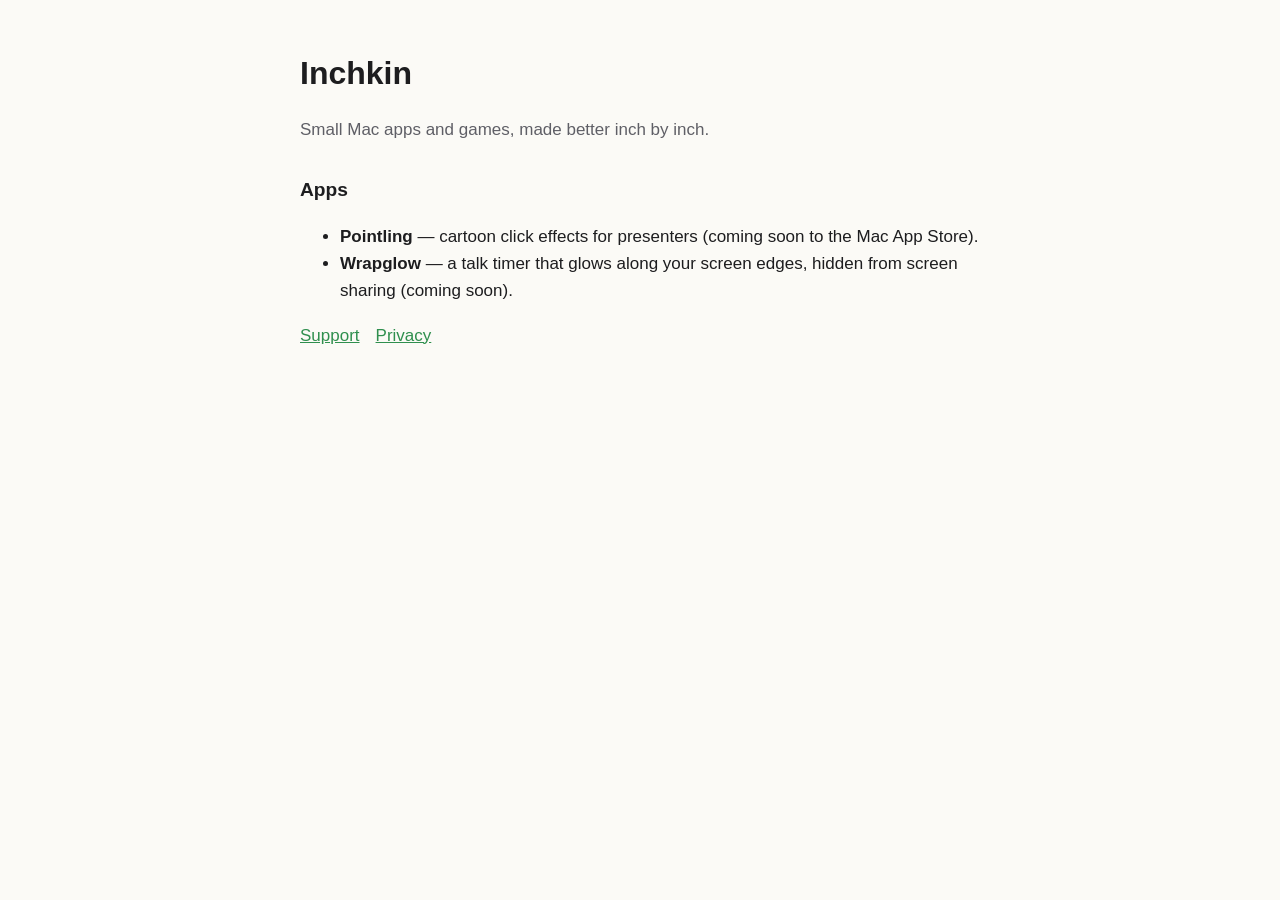
<file: index.html>
<!doctype html><html lang="en"><head><meta charset="utf-8"><meta name="viewport" content="width=device-width,initial-scale=1">
<title>Inchkin</title><link rel="stylesheet" href="style.css"></head><body><main>
<h1>Inchkin</h1><p class="muted">Small Mac apps and games, made better inch by inch.</p>
<h2>Apps</h2><ul><li><strong>Pointling</strong> — cartoon click effects for presenters (coming soon to the Mac App Store).</li><li><strong>Wrapglow</strong> — a talk timer that glows along your screen edges, hidden from screen sharing (coming soon).</li></ul>
<nav><a href="support.html">Support</a><a href="privacy.html">Privacy</a></nav>
</main></body></html>
</file>
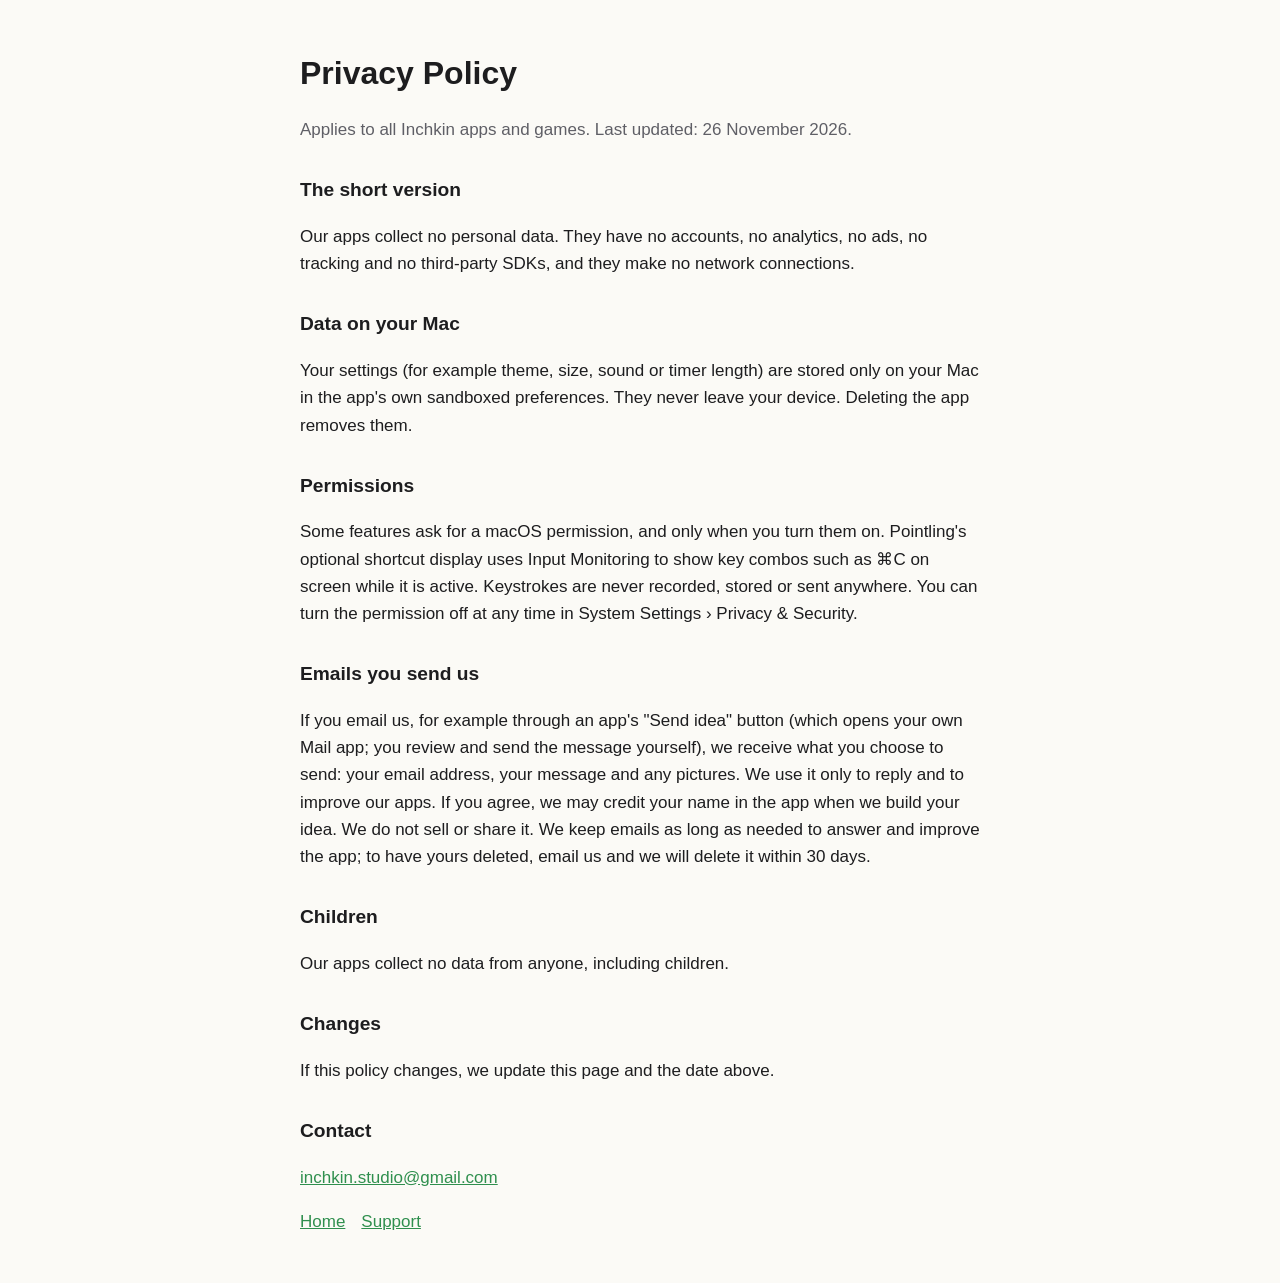
<file: privacy.html>
<!doctype html><html lang="en"><head><meta charset="utf-8"><meta name="viewport" content="width=device-width,initial-scale=1">
<title>Inchkin Privacy Policy</title><link rel="stylesheet" href="style.css"></head><body><main>
<h1>Privacy Policy</h1><p class="muted">Applies to all Inchkin apps and games. Last updated: 26 November 2026.</p>
<h2>The short version</h2>
<p>Our apps collect no personal data. They have no accounts, no analytics, no ads, no tracking and no third-party SDKs, and they make no network connections.</p>
<h2>Data on your Mac</h2>
<p>Your settings (for example theme, size, sound or timer length) are stored only on your Mac in the app's own sandboxed preferences. They never leave your device. Deleting the app removes them.</p>
<h2>Permissions</h2>
<p>Some features ask for a macOS permission, and only when you turn them on. Pointling's optional shortcut display uses Input Monitoring to show key combos such as ⌘C on screen while it is active. Keystrokes are never recorded, stored or sent anywhere. You can turn the permission off at any time in System Settings › Privacy &amp; Security.</p>
<h2>Emails you send us</h2>
<p>If you email us, for example through an app's "Send idea" button (which opens your own Mail app; you review and send the message yourself), we receive what you choose to send: your email address, your message and any pictures. We use it only to reply and to improve our apps. If you agree, we may credit your name in the app when we build your idea. We do not sell or share it. We keep emails as long as needed to answer and improve the app; to have yours deleted, email us and we will delete it within 30 days.</p>
<h2>Children</h2>
<p>Our apps collect no data from anyone, including children.</p>
<h2>Changes</h2>
<p>If this policy changes, we update this page and the date above.</p>
<h2>Contact</h2>
<p><a href="mailto:inchkin.studio@gmail.com">inchkin.studio@gmail.com</a></p>
<nav><a href="index.html">Home</a><a href="support.html">Support</a></nav>
</main></body></html>
</file>
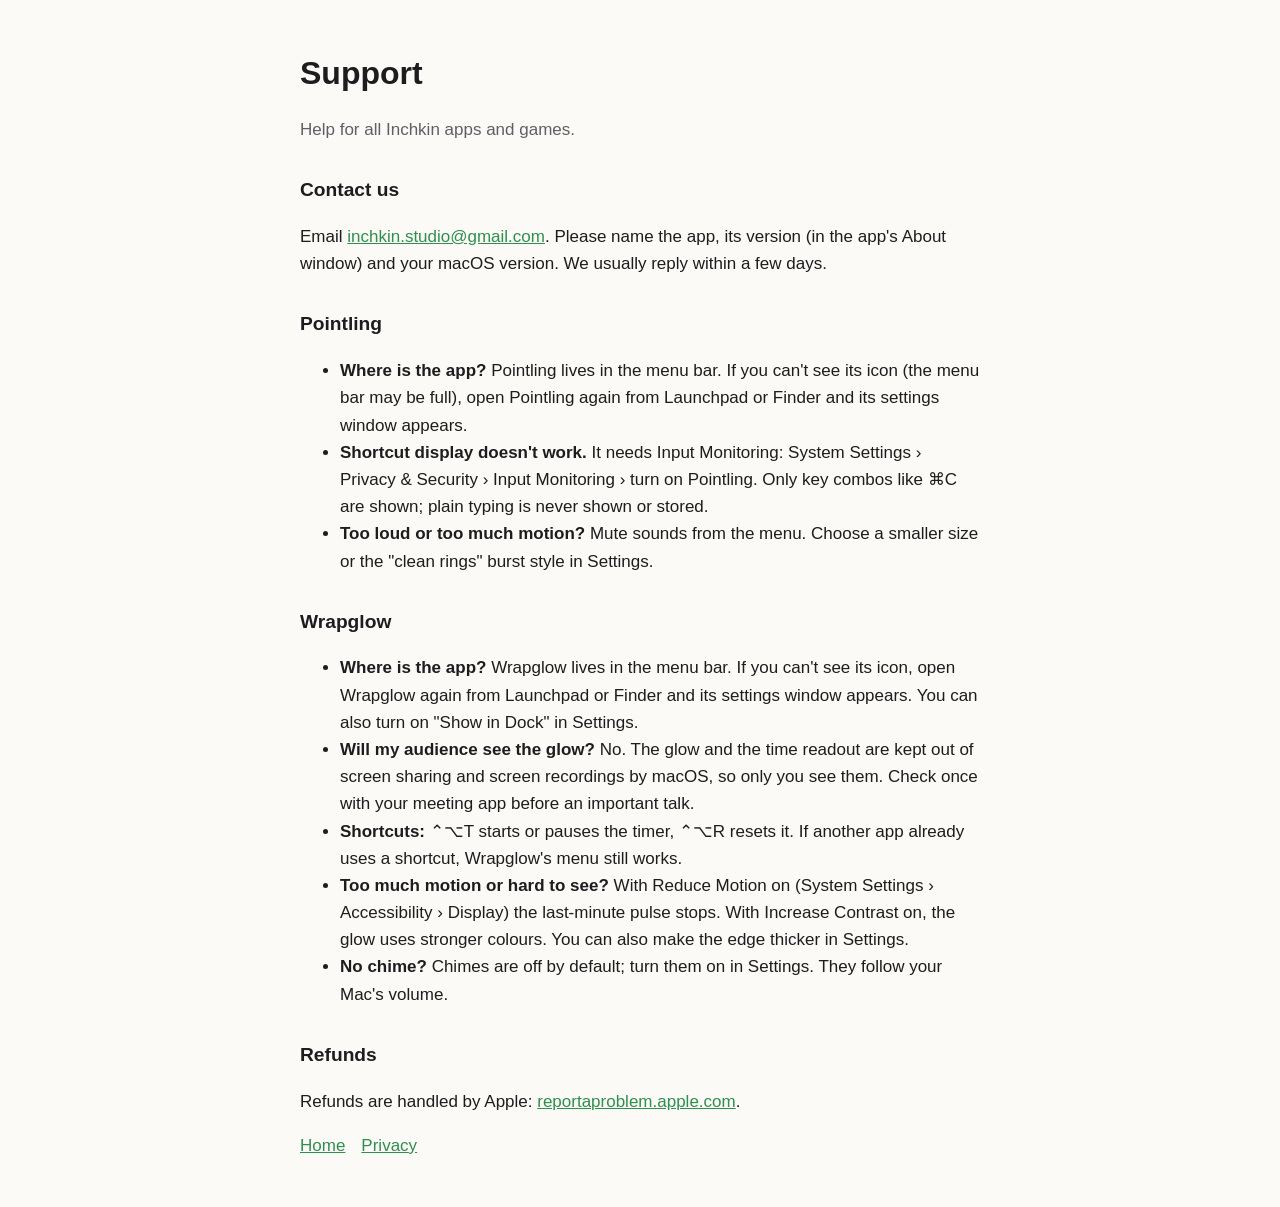
<file: support.html>
<!doctype html><html lang="en"><head><meta charset="utf-8"><meta name="viewport" content="width=device-width,initial-scale=1">
<title>Inchkin Support</title><link rel="stylesheet" href="style.css"></head><body><main>
<h1>Support</h1><p class="muted">Help for all Inchkin apps and games.</p>
<h2>Contact us</h2>
<p>Email <a href="mailto:inchkin.studio@gmail.com">inchkin.studio@gmail.com</a>. Please name the app, its version (in the app's About window) and your macOS version. We usually reply within a few days.</p>
<h2>Pointling</h2>
<ul>
<li><strong>Where is the app?</strong> Pointling lives in the menu bar. If you can't see its icon (the menu bar may be full), open Pointling again from Launchpad or Finder and its settings window appears.</li>
<li><strong>Shortcut display doesn't work.</strong> It needs Input Monitoring: System Settings › Privacy &amp; Security › Input Monitoring › turn on Pointling. Only key combos like ⌘C are shown; plain typing is never shown or stored.</li>
<li><strong>Too loud or too much motion?</strong> Mute sounds from the menu. Choose a smaller size or the "clean rings" burst style in Settings.</li>
</ul>
<h2 id="wrapglow">Wrapglow</h2>
<ul>
<li><strong>Where is the app?</strong> Wrapglow lives in the menu bar. If you can't see its icon, open Wrapglow again from Launchpad or Finder and its settings window appears. You can also turn on "Show in Dock" in Settings.</li>
<li><strong>Will my audience see the glow?</strong> No. The glow and the time readout are kept out of screen sharing and screen recordings by macOS, so only you see them. Check once with your meeting app before an important talk.</li>
<li><strong>Shortcuts:</strong> ⌃⌥T starts or pauses the timer, ⌃⌥R resets it. If another app already uses a shortcut, Wrapglow's menu still works.</li>
<li><strong>Too much motion or hard to see?</strong> With Reduce Motion on (System Settings › Accessibility › Display) the last-minute pulse stops. With Increase Contrast on, the glow uses stronger colours. You can also make the edge thicker in Settings.</li>
<li><strong>No chime?</strong> Chimes are off by default; turn them on in Settings. They follow your Mac's volume.</li>
</ul>
<h2>Refunds</h2>
<p>Refunds are handled by Apple: <a href="https://reportaproblem.apple.com">reportaproblem.apple.com</a>.</p>
<nav><a href="index.html">Home</a><a href="privacy.html">Privacy</a></nav>
</main></body></html>
</file>
<file: style.css>
:root{--bg:#fbfaf6;--fg:#1d1d1f;--muted:#5f5f66;--accent:#2f8f4e}
@media (prefers-color-scheme:dark){:root{--bg:#141416;--fg:#f2f2f4;--muted:#a1a1a8;--accent:#6fcf8c}}
body{margin:0;background:var(--bg);color:var(--fg);font:17px/1.6 -apple-system,BlinkMacSystemFont,"Helvetica Neue",Arial,sans-serif}
main{max-width:680px;margin:0 auto;padding:48px 16px}
h1{font-size:2rem;margin:0 0 .25rem}h2{font-size:1.2rem;margin-top:2rem}
a{color:var(--accent)}.muted{color:var(--muted)}nav a{margin-right:1rem}
</file>
